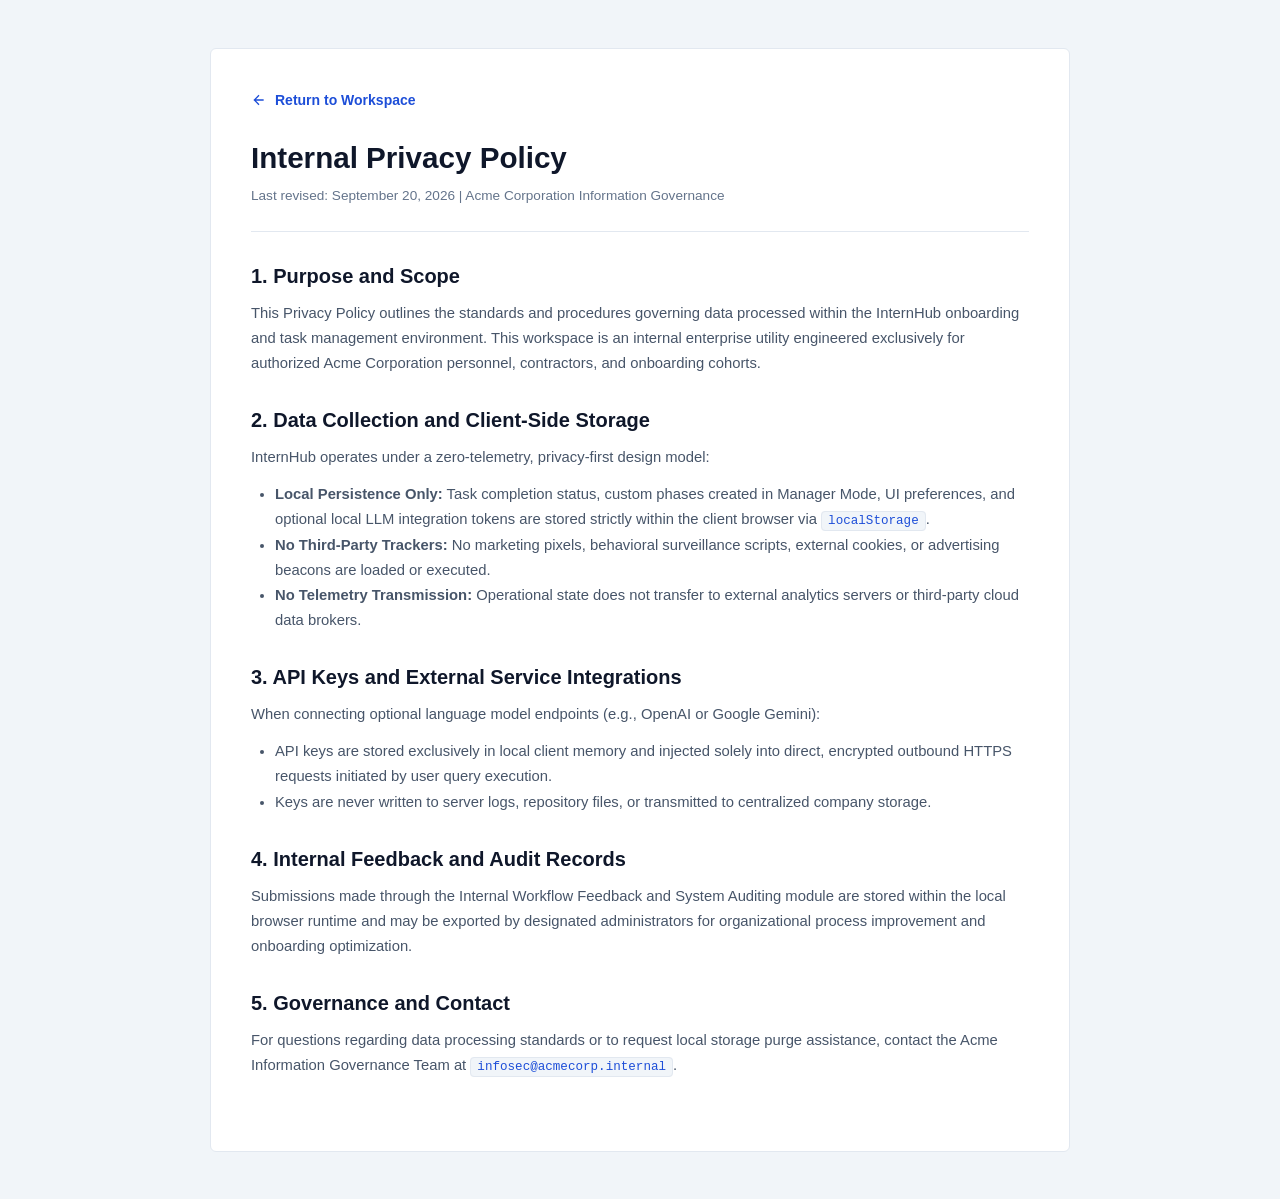
<file: privacy.html>
<!DOCTYPE html>
<html lang="en">
<head>
  <meta charset="UTF-8">
  <meta name="viewport" content="width=device-width, initial-scale=1.0">
  <title>Privacy Policy - InternHub Enterprise</title>
  <link rel="icon" type="image/svg+xml" href="favicon.svg">
  <link rel="stylesheet" href="styles.css">
  <style>
    .legal-container {
      max-width: 860px;
      margin: 3rem auto;
      padding: 2.5rem;
      background: var(--bg-surface);
      border: 1px solid var(--border-subtle);
      border-radius: var(--radius-md);
    }
    .legal-header {
      border-bottom: 1px solid var(--border-subtle);
      padding-bottom: 1.5rem;
      margin-bottom: 2rem;
    }
    .legal-header h1 {
      font-size: 1.85rem;
      color: var(--text-primary);
      margin-bottom: 0.5rem;
    }
    .legal-meta {
      font-size: 0.85rem;
      color: var(--text-muted);
    }
    .legal-section {
      margin-bottom: 2rem;
    }
    .legal-section h2 {
      font-size: 1.25rem;
      color: var(--text-primary);
      margin-bottom: 0.75rem;
    }
    .legal-section p, .legal-section ul {
      font-size: 0.925rem;
      line-height: 1.7;
      color: var(--text-secondary);
      margin-bottom: 0.75rem;
    }
    .legal-section ul {
      padding-left: 1.5rem;
    }
    .legal-back-nav {
      margin-bottom: 1.5rem;
    }
    .legal-back-btn {
      display: inline-flex;
      align-items: center;
      gap: 0.5rem;
      color: var(--brand-primary);
      text-decoration: none;
      font-weight: 600;
      font-size: 0.875rem;
    }
    .legal-back-btn:hover {
      text-decoration: underline;
    }
  </style>
</head>
<body class="theme-light">
  <div class="legal-container">
    <div class="legal-back-nav">
      <a href="index.html" class="legal-back-btn">
        <svg width="16" height="16" viewBox="0 0 24 24" fill="none" stroke="currentColor" stroke-width="2"><path d="M19 12H5M12 19l-7-7 7-7"/></svg>
        Return to Workspace
      </a>
    </div>

    <header class="legal-header">
      <h1>Internal Privacy Policy</h1>
      <div class="legal-meta">Last revised: September 20, 2026 | Acme Corporation Information Governance</div>
    </header>

    <div class="legal-section">
      <h2>1. Purpose and Scope</h2>
      <p>This Privacy Policy outlines the standards and procedures governing data processed within the InternHub onboarding and task management environment. This workspace is an internal enterprise utility engineered exclusively for authorized Acme Corporation personnel, contractors, and onboarding cohorts.</p>
    </div>

    <div class="legal-section">
      <h2>2. Data Collection and Client-Side Storage</h2>
      <p>InternHub operates under a zero-telemetry, privacy-first design model:</p>
      <ul>
        <li><strong>Local Persistence Only:</strong> Task completion status, custom phases created in Manager Mode, UI preferences, and optional local LLM integration tokens are stored strictly within the client browser via <code>localStorage</code>.</li>
        <li><strong>No Third-Party Trackers:</strong> No marketing pixels, behavioral surveillance scripts, external cookies, or advertising beacons are loaded or executed.</li>
        <li><strong>No Telemetry Transmission:</strong> Operational state does not transfer to external analytics servers or third-party cloud data brokers.</li>
      </ul>
    </div>

    <div class="legal-section">
      <h2>3. API Keys and External Service Integrations</h2>
      <p>When connecting optional language model endpoints (e.g., OpenAI or Google Gemini):</p>
      <ul>
        <li>API keys are stored exclusively in local client memory and injected solely into direct, encrypted outbound HTTPS requests initiated by user query execution.</li>
        <li>Keys are never written to server logs, repository files, or transmitted to centralized company storage.</li>
      </ul>
    </div>

    <div class="legal-section">
      <h2>4. Internal Feedback and Audit Records</h2>
      <p>Submissions made through the Internal Workflow Feedback and System Auditing module are stored within the local browser runtime and may be exported by designated administrators for organizational process improvement and onboarding optimization.</p>
    </div>

    <div class="legal-section">
      <h2>5. Governance and Contact</h2>
      <p>For questions regarding data processing standards or to request local storage purge assistance, contact the Acme Information Governance Team at <code>infosec@acmecorp.internal</code>.</p>
    </div>
  </div>
</body>
</html>
</file>
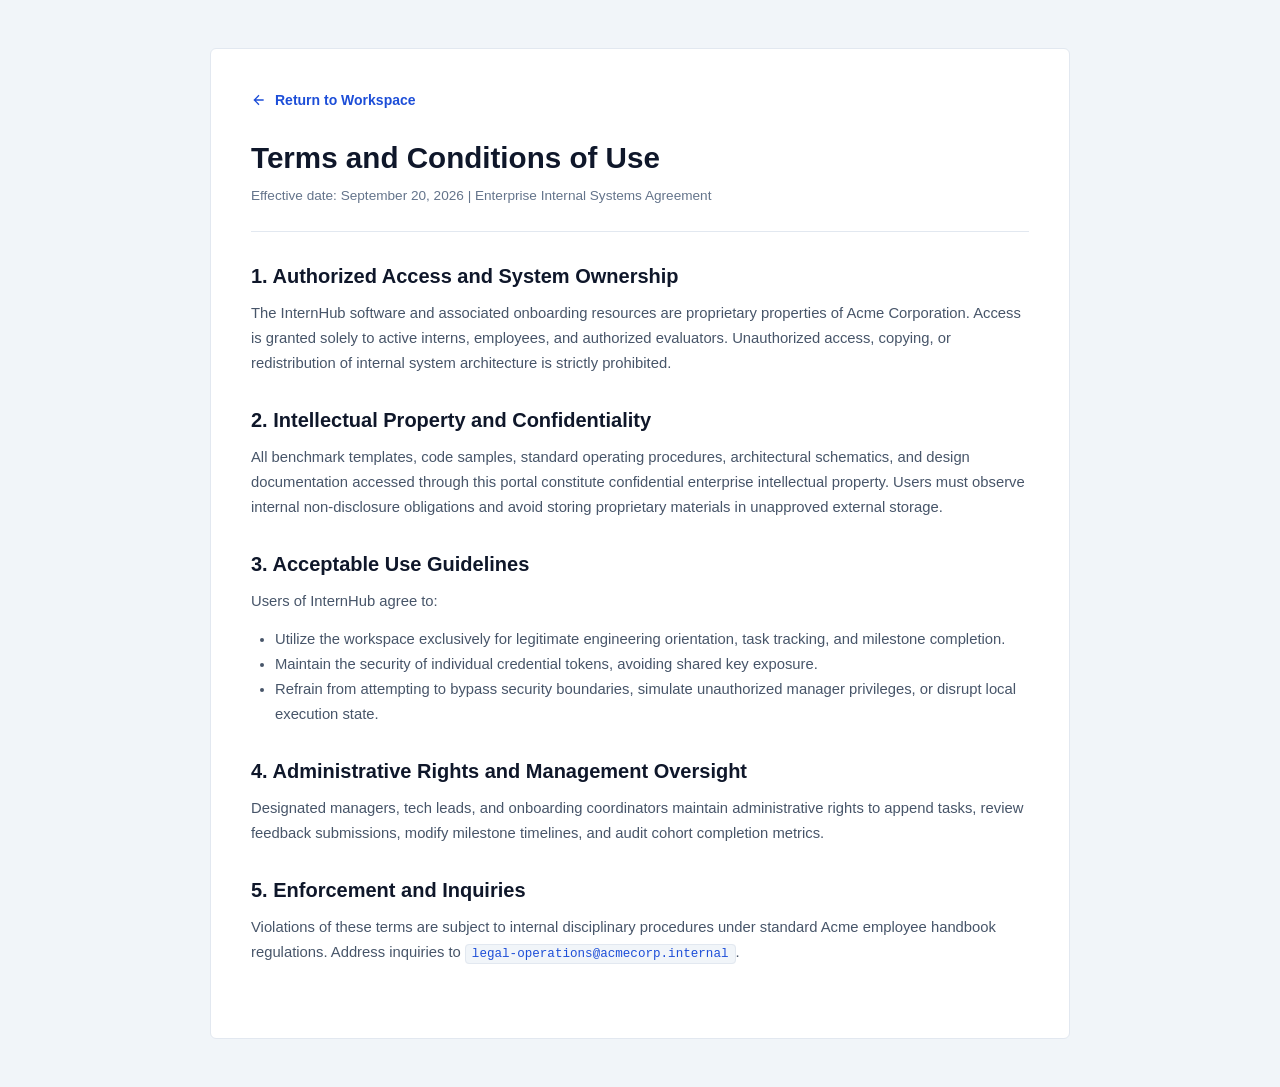
<file: terms.html>
<!DOCTYPE html>
<html lang="en">
<head>
  <meta charset="UTF-8">
  <meta name="viewport" content="width=device-width, initial-scale=1.0">
  <title>Terms and Conditions - InternHub Enterprise</title>
  <link rel="icon" type="image/svg+xml" href="favicon.svg">
  <link rel="stylesheet" href="styles.css">
  <style>
    .legal-container {
      max-width: 860px;
      margin: 3rem auto;
      padding: 2.5rem;
      background: var(--bg-surface);
      border: 1px solid var(--border-subtle);
      border-radius: var(--radius-md);
    }
    .legal-header {
      border-bottom: 1px solid var(--border-subtle);
      padding-bottom: 1.5rem;
      margin-bottom: 2rem;
    }
    .legal-header h1 {
      font-size: 1.85rem;
      color: var(--text-primary);
      margin-bottom: 0.5rem;
    }
    .legal-meta {
      font-size: 0.85rem;
      color: var(--text-muted);
    }
    .legal-section {
      margin-bottom: 2rem;
    }
    .legal-section h2 {
      font-size: 1.25rem;
      color: var(--text-primary);
      margin-bottom: 0.75rem;
    }
    .legal-section p, .legal-section ul {
      font-size: 0.925rem;
      line-height: 1.7;
      color: var(--text-secondary);
      margin-bottom: 0.75rem;
    }
    .legal-section ul {
      padding-left: 1.5rem;
    }
    .legal-back-nav {
      margin-bottom: 1.5rem;
    }
    .legal-back-btn {
      display: inline-flex;
      align-items: center;
      gap: 0.5rem;
      color: var(--brand-primary);
      text-decoration: none;
      font-weight: 600;
      font-size: 0.875rem;
    }
    .legal-back-btn:hover {
      text-decoration: underline;
    }
  </style>
</head>
<body class="theme-light">
  <div class="legal-container">
    <div class="legal-back-nav">
      <a href="index.html" class="legal-back-btn">
        <svg width="16" height="16" viewBox="0 0 24 24" fill="none" stroke="currentColor" stroke-width="2"><path d="M19 12H5M12 19l-7-7 7-7"/></svg>
        Return to Workspace
      </a>
    </div>

    <header class="legal-header">
      <h1>Terms and Conditions of Use</h1>
      <div class="legal-meta">Effective date: September 20, 2026 | Enterprise Internal Systems Agreement</div>
    </header>

    <div class="legal-section">
      <h2>1. Authorized Access and System Ownership</h2>
      <p>The InternHub software and associated onboarding resources are proprietary properties of Acme Corporation. Access is granted solely to active interns, employees, and authorized evaluators. Unauthorized access, copying, or redistribution of internal system architecture is strictly prohibited.</p>
    </div>

    <div class="legal-section">
      <h2>2. Intellectual Property and Confidentiality</h2>
      <p>All benchmark templates, code samples, standard operating procedures, architectural schematics, and design documentation accessed through this portal constitute confidential enterprise intellectual property. Users must observe internal non-disclosure obligations and avoid storing proprietary materials in unapproved external storage.</p>
    </div>

    <div class="legal-section">
      <h2>3. Acceptable Use Guidelines</h2>
      <p>Users of InternHub agree to:</p>
      <ul>
        <li>Utilize the workspace exclusively for legitimate engineering orientation, task tracking, and milestone completion.</li>
        <li>Maintain the security of individual credential tokens, avoiding shared key exposure.</li>
        <li>Refrain from attempting to bypass security boundaries, simulate unauthorized manager privileges, or disrupt local execution state.</li>
      </ul>
    </div>

    <div class="legal-section">
      <h2>4. Administrative Rights and Management Oversight</h2>
      <p>Designated managers, tech leads, and onboarding coordinators maintain administrative rights to append tasks, review feedback submissions, modify milestone timelines, and audit cohort completion metrics.</p>
    </div>

    <div class="legal-section">
      <h2>5. Enforcement and Inquiries</h2>
      <p>Violations of these terms are subject to internal disciplinary procedures under standard Acme employee handbook regulations. Address inquiries to <code>legal-operations@acmecorp.internal</code>.</p>
    </div>
  </div>
</body>
</html>
</file>
<file: styles.css>
/* ==========================================================
   INTERNHUB - MODERN SIDEBAR & WORKSPACE STYLESHEET
   Clean, modern, example-driven workspace with Manager Mode
   and Usability Test Feedback Collector
   ========================================================== */

:root {
  /* Theme Colors - Light Mode */
  --bg-app: #f1f5f9;
  --bg-sidebar: #ffffff;
  --bg-surface: #ffffff;
  --bg-surface-elevated: #ffffff;
  --bg-card: rgba(255, 255, 255, 0.94);
  --bg-glass: rgba(255, 255, 255, 0.85);
  
  --text-primary: #0f172a;
  --text-secondary: #475569;
  --text-muted: #64748b;
  --text-inverse: #ffffff;

  --border-subtle: #e2e8f0;
  --border-focus: #2563eb;

  /* Brand Accents */
  --brand-primary: #1d4ed8;
  --brand-primary-hover: #1e40af;
  --brand-light: #eff6ff;
  --brand-glow: transparent;

  --accent-slate: #334155;
  --accent-emerald: #10b981;
  --accent-emerald-light: #d1fae5;
  --accent-amber: #f59e0b;
  --accent-amber-light: #fef3c7;
  --accent-rose: #f43f5e;

  /* Shadows */
  --shadow-sm: 0 1px 2px 0 rgba(0, 0, 0, 0.05);
  --shadow-md: 0 4px 6px -1px rgba(0, 0, 0, 0.07), 0 2px 4px -2px rgba(0, 0, 0, 0.05);
  --shadow-lg: 0 10px 15px -3px rgba(0, 0, 0, 0.08), 0 4px 6px -4px rgba(0, 0, 0, 0.04);
  --shadow-xl: 0 20px 25px -5px rgba(0, 0, 0, 0.1), 0 8px 10px -6px rgba(0, 0, 0, 0.04);

  /* Typography */
  --font-sans: 'Plus Jakarta Sans', -apple-system, BlinkMacSystemFont, sans-serif;
  --font-heading: 'Outfit', -apple-system, BlinkMacSystemFont, sans-serif;
  --font-mono: 'JetBrains Mono', monospace;

  --radius-sm: 4px;
  --radius-md: 6px;
  --radius-lg: 8px;
  --radius-full: 6px;
  
  --transition-fast: 0.15s ease;
  --transition-normal: 0.25s cubic-bezier(0.16, 1, 0.3, 1);
}

/* Dark Mode Overrides */
body.theme-dark {
  --bg-app: #090d16;
  --bg-sidebar: #0f172a;
  --bg-surface: #111827;
  --bg-surface-elevated: #1e293b;
  --bg-card: rgba(17, 24, 39, 0.92);
  --bg-glass: rgba(17, 24, 39, 0.85);

  --text-primary: #f8fafc;
  --text-secondary: #cbd5e1;
  --text-muted: #94a3b8;

  --border-subtle: #1e293b;
  --border-focus: #2563eb;

  --brand-primary: #2563eb;
  --brand-primary-hover: #1d4ed8;
  --brand-light: rgba(37, 99, 235, 0.15);
  --brand-glow: transparent;

  --accent-emerald-light: rgba(16, 185, 129, 0.15);
  --accent-amber-light: rgba(245, 158, 11, 0.15);

  --shadow-sm: 0 1px 2px 0 rgba(0, 0, 0, 0.3);
  --shadow-md: 0 4px 6px -1px rgba(0, 0, 0, 0.4);
  --shadow-lg: 0 10px 15px -3px rgba(0, 0, 0, 0.5);
  --shadow-xl: 0 20px 25px -5px rgba(0, 0, 0, 0.6);
}

/* Base Resets */
*, *::before, *::after {
  box-sizing: border-box;
  margin: 0;
  padding: 0;
}

html {
  scroll-behavior: smooth;
}

body {
  font-family: var(--font-sans);
  background-color: var(--bg-app);
  color: var(--text-primary);
  line-height: 1.6;
  -webkit-font-smoothing: antialiased;
  min-height: 100vh;
}

h1, h2, h3, h4, h5, h6 {
  font-family: var(--font-heading);
  color: var(--text-primary);
  line-height: 1.25;
  font-weight: 700;
}

p {
  color: var(--text-secondary);
}

code {
  font-family: var(--font-mono);
  background: var(--bg-app);
  border: 1px solid var(--border-subtle);
  padding: 2px 6px;
  border-radius: var(--radius-sm);
  font-size: 0.85em;
  color: var(--brand-primary);
}

button, input, select, textarea {
  font-family: inherit;
}

/* ==========================================================
   APP SHELL: SIDEBAR + MAIN WORKSPACE
   ========================================================== */
.app-shell {
  display: flex;
  min-height: 100vh;
}

/* SIDEBAR */
.app-sidebar {
  width: 280px;
  background: var(--bg-sidebar);
  border-right: 1px solid var(--border-subtle);
  display: flex;
  flex-direction: column;
  position: sticky;
  top: 0;
  height: 100vh;
  z-index: 50;
  flex-shrink: 0;
}

.sidebar-header {
  padding: 1.5rem 1.25rem 1.25rem;
  border-bottom: 1px solid var(--border-subtle);
}

.logo-group {
  display: flex;
  align-items: center;
  gap: 0.75rem;
  margin-bottom: 1.25rem;
}

.logo-icon {
  width: 36px;
  height: 36px;
  border-radius: var(--radius-md);
  background: #0f172a; border: 1px solid #334155;
  color: white;
  display: flex;
  align-items: center;
  justify-content: center;
  box-shadow: var(--shadow-sm);
}

.logo-title {
  font-family: var(--font-heading);
  font-weight: 800;
  font-size: 1.15rem;
  letter-spacing: -0.02em;
}

.logo-highlight {
  color: var(--brand-primary);
}

.logo-subtitle {
  display: block;
  font-size: 0.725rem;
  color: var(--text-muted);
  font-weight: 500;
}

.user-role-badge {
  display: flex;
  align-items: center;
  gap: 0.75rem;
  background: var(--bg-app);
  padding: 0.65rem 0.85rem;
  border-radius: var(--radius-md);
  border: 1px solid var(--border-subtle);
}

.user-avatar-mini {
  width: 32px;
  height: 32px;
  border-radius: var(--radius-full);
  background: #0f172a; border: 1px solid #334155;
  color: white;
  display: flex;
  align-items: center;
  justify-content: center;
  font-weight: 800;
  font-size: 0.85rem;
}

.user-meta-mini {
  display: flex;
  flex-direction: column;
}

.user-name-mini {
  font-size: 0.85rem;
  font-weight: 700;
}

.user-pos-mini {
  font-size: 0.725rem;
  color: var(--text-muted);
}

/* Sidebar Navigation */
.sidebar-nav {
  padding: 1.25rem 0.85rem;
  display: flex;
  flex-direction: column;
  gap: 0.35rem;
  flex: 1;
  overflow-y: auto;
}

.nav-section-label {
  font-size: 0.68rem;
  font-weight: 800;
  text-transform: uppercase;
  letter-spacing: 0.08em;
  color: var(--text-muted);
  padding: 0.25rem 0.65rem 0.4rem;
}

.side-nav-btn {
  display: flex;
  align-items: center;
  gap: 0.75rem;
  width: 100%;
  padding: 0.65rem 0.85rem;
  border-radius: var(--radius-md);
  border: none;
  background: transparent;
  color: var(--text-secondary);
  font-size: 0.85rem;
  font-weight: 600;
  cursor: pointer;
  text-align: left;
  transition: all var(--transition-fast);
}

.side-nav-btn:hover {
  background: var(--bg-app);
  color: var(--text-primary);
}

.side-nav-btn.active {
  background: var(--brand-primary);
  color: white;
  box-shadow: 0 2px 6px var(--brand-glow);
}

.side-icon {
  font-size: 1.1rem;
}

.side-badge {
  margin-left: auto;
  font-size: 0.7rem;
  font-weight: 700;
  background: var(--bg-app);
  color: var(--text-muted);
  padding: 1px 6px;
  border-radius: var(--radius-full);
}

.side-nav-btn.active .side-badge {
  background: rgba(255, 255, 255, 0.25);
  color: white;
}

.side-pill {
  margin-left: auto;
  font-size: 0.65rem;
  font-weight: 800;
  text-transform: uppercase;
  background: var(--accent-emerald-light);
  color: #065f46;
  padding: 1px 6px;
  border-radius: var(--radius-full);
}

/* Sidebar Progress Widget */
.sidebar-progress-widget {
  margin: 0 0.85rem 1rem;
  background: var(--bg-app);
  border: 1px solid var(--border-subtle);
  border-radius: var(--radius-md);
  padding: 0.85rem;
}

.sp-header {
  display: flex;
  justify-content: space-between;
  font-size: 0.75rem;
  font-weight: 700;
  margin-bottom: 0.35rem;
}

.sp-track {
  height: 6px;
  background: var(--border-subtle);
  border-radius: var(--radius-full);
  overflow: hidden;
  margin-bottom: 0.35rem;
}

.sp-fill {
  height: 100%;
  background: var(--brand-primary);
  border-radius: var(--radius-full);
  transition: width 0.3s ease;
}

.sp-meta {
  font-size: 0.7rem;
  color: var(--text-muted);
}

/* Sidebar Footer */
.sidebar-footer {
  padding: 1rem 0.85rem;
  border-top: 1px solid var(--border-subtle);
  display: flex;
  flex-direction: column;
  gap: 0.75rem;
}

.mode-switch-box {
  background: var(--bg-app);
  border: 1px solid var(--border-subtle);
  border-radius: var(--radius-md);
  padding: 0.65rem 0.85rem;
}

.mode-labels {
  display: flex;
  justify-content: space-between;
  align-items: center;
  margin-bottom: 0.4rem;
}

.mode-title {
  font-size: 0.7rem;
  font-weight: 800;
  text-transform: uppercase;
  color: var(--text-muted);
}

.mode-indicator {
  font-size: 0.75rem;
  font-weight: 700;
  color: var(--brand-primary);
}

.mode-toggle-btn {
  width: 100%;
  display: flex;
  align-items: center;
  justify-content: center;
  gap: 0.4rem;
  padding: 0.4rem 0.75rem;
  border-radius: var(--radius-sm);
  background: var(--bg-surface);
  border: 1px solid var(--border-subtle);
  color: var(--text-primary);
  font-size: 0.75rem;
  font-weight: 700;
  cursor: pointer;
  transition: all var(--transition-fast);
}

.mode-toggle-btn:hover {
  border-color: var(--brand-primary);
  color: var(--brand-primary);
}

.sidebar-utility-row {
  display: flex;
  align-items: center;
  justify-content: space-between;
}

.icon-btn-sm {
  width: 30px;
  height: 30px;
  border-radius: var(--radius-md);
  border: 1px solid var(--border-subtle);
  background: var(--bg-surface);
  color: var(--text-secondary);
  display: flex;
  align-items: center;
  justify-content: center;
  cursor: pointer;
}

.text-link-btn {
  background: transparent;
  border: none;
  font-size: 0.75rem;
  font-weight: 600;
  color: var(--brand-primary);
  cursor: pointer;
}

.text-link-btn:hover {
  text-decoration: underline;
}

/* ==========================================================
   MAIN CONTENT VIEWPORT
   ========================================================== */
.app-main-viewport {
  flex: 1;
  display: flex;
  flex-direction: column;
  min-width: 0;
}

/* Manager Admin Bar */
.manager-admin-bar {
  background: #fffbeb; border: 1px solid #fde68a;
  border-bottom: 1px solid #fde68a;
  padding: 0.75rem 1.75rem;
  display: flex;
  align-items: center;
  justify-content: space-between;
  gap: 1rem;
  flex-wrap: wrap;
}

body.theme-dark .manager-admin-bar {
  background: #1c1917; border: 1px solid #44403c;
  border-color: #92400e;
}

.m-badge {
  font-size: 0.75rem;
  font-weight: 800;
  color: #92400e;
  background: #fef3c7;
  padding: 2px 8px;
  border-radius: var(--radius-full);
  margin-right: 0.5rem;
}

body.theme-dark .m-badge {
  color: #fef3c7;
  background: rgba(0, 0, 0, 0.4);
}

.m-subtext {
  font-size: 0.8rem;
  color: #78350f;
}

body.theme-dark .m-subtext {
  color: #fde68a;
}

.m-bar-actions {
  display: flex;
  gap: 0.5rem;
  flex-wrap: wrap;
}

.btn-manager-action {
  padding: 0.35rem 0.85rem;
  border-radius: var(--radius-md);
  background: #92400e;
  color: white;
  border: none;
  font-size: 0.75rem;
  font-weight: 700;
  cursor: pointer;
  transition: all var(--transition-fast);
}

.btn-manager-action:hover {
  background: #78350f;
}

.btn-manager-action.btn-gold {
  background: var(--brand-primary);
}

.btn-manager-action.btn-gold:hover {
  background: var(--brand-primary-hover);
}

/* Top Workspace Bar & Give Feedback Button */
.workspace-top-bar {
  padding: 1.25rem 2rem;
  display: flex;
  align-items: center;
  justify-content: space-between;
  gap: 1rem;
  border-bottom: 1px solid var(--border-subtle);
  background: var(--bg-surface);
  flex-wrap: wrap;
}

.page-title {
  font-size: 1.6rem;
  letter-spacing: -0.02em;
}

.page-subtitle {
  font-size: 0.85rem;
  color: var(--text-muted);
}

.top-bar-right-group {
  display: flex;
  align-items: center;
  gap: 0.85rem;
}

.feedback-cta-btn {
  display: inline-flex;
  align-items: center;
  gap: 0.5rem;
  background: #0f172a;
  color: white;
  border: none;
  padding: 0.55rem 1.15rem;
  border-radius: var(--radius-full);
  font-size: 0.825rem;
  font-weight: 700;
  cursor: pointer;
  box-shadow: 0 2px 8px rgba(16, 185, 129, 0.35);
  transition: all var(--transition-fast);
  position: relative;
}

.feedback-cta-btn:hover {
  transform: translateY(-1px);
  box-shadow: 0 4px 14px rgba(16, 185, 129, 0.45);
}





.quick-status-chip {
  display: flex;
  align-items: center;
  gap: 0.5rem;
  font-size: 0.8rem;
  font-weight: 700;
  color: var(--brand-primary);
  background: var(--brand-light);
  padding: 4px 12px;
  border-radius: var(--radius-full);
}

.status-pulse-dot {
  width: 8px;
  height: 8px;
  border-radius: var(--radius-full);
  background: #10b981;
  border: 1px solid #10b981;
}

/* Content Container */
.content-sections-container {
  padding: 2rem;
  display: flex;
  flex-direction: column;
  gap: 2rem;
  max-width: 1280px;
  width: 100%;
}

/* Workspace Cards */
.workspace-card {
  background: var(--bg-surface);
  border: 1px solid var(--border-subtle);
  border-radius: var(--radius-lg);
  padding: 1.75rem;
  box-shadow: var(--shadow-sm);
  transition: box-shadow var(--transition-fast), border-color var(--transition-fast);
}

.workspace-card:hover {
  box-shadow: var(--shadow-md);
}

.workspace-card.highlight-border {
  border-top: 4px solid var(--accent-emerald);
}

.card-head-row {
  display: flex;
  justify-content: space-between;
  align-items: flex-start;
  margin-bottom: 1.25rem;
  gap: 1rem;
  flex-wrap: wrap;
}

.card-badge-line {
  display: flex;
  align-items: center;
  gap: 0.5rem;
  margin-bottom: 0.35rem;
}

.feature-tag {
  font-size: 0.7rem;
  font-weight: 800;
  text-transform: uppercase;
  letter-spacing: 0.05em;
  color: var(--brand-primary);
  background: var(--brand-light);
  padding: 2px 8px;
  border-radius: var(--radius-full);
}

.feature-tag.tag-green {
  color: #065f46;
  background: var(--accent-emerald-light);
}

.feature-tag.tag-ai {
  color: var(--brand-primary);
  background: var(--brand-light);
}

.feature-tag-light {
  font-size: 0.75rem;
  color: var(--text-muted);
}

.section-title {
  font-size: 1.35rem;
  margin-bottom: 0.25rem;
}

.section-desc {
  font-size: 0.85rem;
  color: var(--text-muted);
}

.head-controls-group {
  display: flex;
  align-items: center;
  gap: 0.65rem;
  flex-wrap: wrap;
}

.btn-creator-inline {
  padding: 0.4rem 0.85rem;
  font-size: 0.75rem;
  font-weight: 700;
  border-radius: var(--radius-md);
  background: #92400e;
  color: white;
  border: none;
  cursor: pointer;
  transition: all var(--transition-fast);
  display: inline-flex;
  align-items: center;
  gap: 0.35rem;
}

.btn-creator-inline:hover {
  background: #78350f;
  transform: translateY(-1px);
}

/* ==========================================================
   FEATURE 1: CHECKLIST
   ========================================================== */
.phase-selector {
  display: flex;
  gap: 0.3rem;
  background: var(--bg-app);
  border: 1px solid var(--border-subtle);
  border-radius: var(--radius-full);
  padding: 3px;
  flex-wrap: wrap;
}

.phase-btn {
  padding: 0.4rem 0.85rem;
  font-size: 0.775rem;
  font-weight: 600;
  background: transparent;
  border: none;
  border-radius: var(--radius-full);
  color: var(--text-secondary);
  cursor: pointer;
  transition: all var(--transition-fast);
}

.phase-btn.active {
  background: var(--brand-primary);
  color: white;
}

.checklist-progress-box {
  margin-bottom: 1.25rem;
}

.c-prog-labels {
  display: flex;
  justify-content: space-between;
  font-size: 0.8rem;
  font-weight: 700;
  margin-bottom: 0.35rem;
}

.c-prog-track {
  height: 9px;
  background: var(--border-subtle);
  border-radius: var(--radius-full);
  overflow: hidden;
}

.c-prog-fill {
  height: 100%;
  background: var(--brand-primary);
  border-radius: var(--radius-full);
  transition: width 0.4s cubic-bezier(0.34, 1.56, 0.64, 1);
}

.tasks-group {
  display: flex;
  flex-direction: column;
  gap: 0.75rem;
}

.task-row {
  display: flex;
  align-items: center;
  gap: 0.85rem;
  padding: 0.9rem 1.15rem;
  background: var(--bg-app);
  border: 1px solid var(--border-subtle);
  border-radius: var(--radius-md);
  cursor: pointer;
  transition: all var(--transition-fast);
}

.task-row:hover {
  background: var(--bg-surface);
  border-color: var(--brand-primary);
}

.task-checkbox {
  width: 20px;
  height: 20px;
  accent-color: var(--brand-primary);
  cursor: pointer;
}

.task-info-block {
  flex: 1;
  display: flex;
  flex-direction: column;
}

.task-title-text {
  font-size: 0.9rem;
  font-weight: 600;
  color: var(--text-primary);
}

.task-row.completed .task-title-text {
  text-decoration: line-through;
  color: var(--text-muted);
}

.task-meta-text {
  font-size: 0.75rem;
  color: var(--text-muted);
  display: flex;
  gap: 0.75rem;
}

.tag-owner {
  font-weight: 600;
  padding: 1px 6px;
  border-radius: var(--radius-sm);
}

.tag-it { background: #e0f2fe; color: #0369a1; }
.tag-lead { background: #fef3c7; color: #92400e; }
.tag-mentor { background: #f1f5f9; color: #6d28d9; }

.task-badge-state {
  font-size: 0.7rem;
  font-weight: 700;
  background: var(--border-subtle);
  color: var(--text-muted);
  padding: 2px 8px;
  border-radius: var(--radius-full);
}

.task-row.completed .task-badge-state {
  background: var(--accent-emerald-light);
  color: #065f46;
}

.locked-callout {
  background: #fef3c7;
  color: #92400e;
  padding: 0.75rem 1rem;
  border-radius: var(--radius-md);
  font-size: 0.825rem;
  margin-bottom: 0.5rem;
}

.task-row.disabled {
  opacity: 0.6;
  cursor: not-allowed;
}

/* ==========================================================
   FEATURE 2: COMPLETED WORK LIBRARY
   ========================================================== */
.example-pills {
  display: flex;
  gap: 0.4rem;
  flex-wrap: wrap;
}

.ex-pill {
  padding: 0.4rem 0.85rem;
  font-size: 0.775rem;
  font-weight: 600;
  background: var(--bg-app);
  border: 1px solid var(--border-subtle);
  border-radius: var(--radius-full);
  color: var(--text-secondary);
  cursor: pointer;
  transition: all var(--transition-fast);
}

.ex-pill:hover {
  border-color: var(--accent-emerald);
  color: var(--text-primary);
}

.ex-pill.active {
  background: var(--accent-emerald);
  color: white;
  border-color: var(--accent-emerald);
}

.benchmark-panel {
  background: var(--bg-app);
  border: 1px solid var(--border-subtle);
  border-radius: var(--radius-md);
  padding: 1.35rem;
}

.bm-panel-header {
  display: flex;
  justify-content: space-between;
  align-items: flex-start;
  margin-bottom: 1rem;
  gap: 1rem;
  flex-wrap: wrap;
}

.bm-sample-name {
  font-size: 1.1rem;
  margin-bottom: 0.25rem;
}

.bm-verified-tag {
  font-size: 0.7rem;
  font-weight: 700;
  color: #065f46;
  background: var(--accent-emerald-light);
  padding: 2px 8px;
  border-radius: var(--radius-full);
  display: inline-block;
}

.bm-lead-sign {
  font-size: 0.8rem;
  color: var(--text-muted);
}

.bm-details-box {
  background: var(--bg-surface);
  border: 1px solid var(--border-subtle);
  border-radius: var(--radius-md);
  padding: 1rem 1.25rem;
  margin-bottom: 1.25rem;
}

.bm-detail-row {
  font-size: 0.85rem;
  margin-bottom: 0.65rem;
  line-height: 1.45;
}

.bmd-label {
  font-weight: 700;
  color: var(--text-primary);
  margin-right: 0.4rem;
}

.bm-tip-bubble {
  font-size: 0.825rem;
  background: #fef3c7;
  color: #92400e;
  padding: 0.75rem 1rem;
  border-radius: var(--radius-sm);
  margin-top: 0.75rem;
  line-height: 1.45;
}

.bm-action-row {
  display: flex;
  gap: 0.75rem;
  flex-wrap: wrap;
}

.primary-btn {
  display: inline-flex;
  align-items: center;
  justify-content: center;
  gap: 0.5rem;
  padding: 0.6rem 1.15rem;
  border-radius: var(--radius-md);
  background: var(--brand-primary);
  color: white;
  border: none;
  font-weight: 600;
  font-size: 0.85rem;
  cursor: pointer;
  box-shadow: 0 3px 8px var(--brand-glow);
  transition: all var(--transition-normal);
}

.primary-btn:hover {
  transform: translateY(-1px);
  box-shadow: 0 5px 14px var(--brand-glow);
  filter: brightness(1.05);
}

.secondary-btn {
  display: inline-flex;
  align-items: center;
  justify-content: center;
  gap: 0.5rem;
  padding: 0.55rem 1rem;
  border-radius: var(--radius-md);
  background: var(--bg-surface);
  color: var(--text-primary);
  border: 1px solid var(--border-subtle);
  font-weight: 600;
  font-size: 0.825rem;
  cursor: pointer;
  transition: all var(--transition-fast);
}

.secondary-btn:hover {
  border-color: var(--text-muted);
  background: var(--bg-surface-elevated);
}

.btn-sm {
  padding: 0.35rem 0.75rem;
  font-size: 0.75rem;
}

.btn-xs {
  padding: 0.3rem 0.7rem;
  font-size: 0.725rem;
}

/* ==========================================================
   2-COL ROW: CONTACTS + MENTOR SYNCS
   ========================================================== */
.two-col-row {
  display: grid;
  grid-template-columns: 1fr 1fr;
  gap: 1.75rem;
}

/* Contacts */
.contacts-grid {
  display: flex;
  flex-direction: column;
  gap: 0.75rem;
}

.contact-card {
  display: flex;
  align-items: center;
  gap: 0.85rem;
  padding: 0.85rem 1rem;
  background: var(--bg-app);
  border: 1px solid var(--border-subtle);
  border-radius: var(--radius-md);
  transition: all var(--transition-fast);
}

.contact-card:hover {
  border-color: var(--brand-primary);
  background: var(--bg-surface);
}

.contact-card.mentor-glow {
  border-left: 4px solid #475569;
  background: rgba(139, 92, 246, 0.04);
}

.c-av {
  width: 40px;
  height: 40px;
  border-radius: var(--radius-full);
  color: white;
  display: flex;
  align-items: center;
  justify-content: center;
  font-weight: 800;
  font-size: 0.95rem;
  flex-shrink: 0;
}

.av-sarah { background: #d97706; }
.av-rohan { background: #0284c7; }
.av-jordan { background: #475569; }
.av-priya { background: #0f766e; }
.av-custom { background: #0f172a; }

.c-info {
  flex: 1;
}

.c-name {
  font-size: 0.9rem;
  font-weight: 700;
  display: flex;
  align-items: center;
  gap: 0.4rem;
}

.mentor-badge-pill {
  font-size: 0.65rem;
  font-weight: 800;
  background: #f1f5f9;
  color: #6d28d9;
  padding: 1px 6px;
  border-radius: var(--radius-full);
}

.c-role {
  font-size: 0.75rem;
  color: var(--text-muted);
  margin-bottom: 0.2rem;
}

.c-duty {
  font-size: 0.75rem;
  color: var(--text-secondary);
}

.text-slate-accent {
  color: #6d28d9;
}

.c-ping-btn {
  padding: 0.35rem 0.75rem;
  font-size: 0.75rem;
  font-weight: 700;
  background: var(--bg-surface);
  border: 1px solid var(--border-subtle);
  border-radius: var(--radius-sm);
  color: var(--text-secondary);
  cursor: pointer;
}

.c-ping-btn:hover {
  border-color: var(--brand-primary);
  color: var(--brand-primary);
}

/* Mentor Syncs */
.syncs-timeline {
  display: flex;
  flex-direction: column;
  gap: 0.75rem;
}

.sync-card {
  background: var(--bg-app);
  border: 1px solid var(--border-subtle);
  border-radius: var(--radius-md);
  padding: 0.9rem 1.1rem;
}

.sync-card.active-sync {
  border-left: 4px solid var(--accent-emerald);
  background: rgba(16, 185, 129, 0.04);
}

.sync-top {
  display: flex;
  justify-content: space-between;
  align-items: center;
  margin-bottom: 0.35rem;
}

.sync-time-badge {
  font-size: 0.725rem;
  font-weight: 700;
  color: var(--text-muted);
}

.sync-time-badge.active {
  color: #065f46;
  background: var(--accent-emerald-light);
  padding: 2px 7px;
  border-radius: var(--radius-full);
}

.sync-owner-prompt {
  font-size: 0.7rem;
  font-weight: 700;
  color: var(--brand-primary);
}

.sync-title {
  font-size: 0.95rem;
  margin-bottom: 0.25rem;
}

.sync-desc {
  font-size: 0.785rem;
  color: var(--text-secondary);
  line-height: 1.4;
  margin-bottom: 0.5rem;
}

/* ==========================================================
   FEATURE 5: AI CHAT ASSISTANT
   ========================================================== */
.assistant-card {
  border-top: 4px solid var(--brand-primary);
}

.assistant-chat-stream {
  background: var(--bg-app);
  border: 1px solid var(--border-subtle);
  border-radius: var(--radius-md);
  padding: 1.15rem;
  height: 320px;
  overflow-y: auto;
  display: flex;
  flex-direction: column;
  gap: 0.75rem;
  margin-bottom: 0.75rem;
  scroll-behavior: smooth;
}

.chat-msg {
  display: flex;
  gap: 0.65rem;
  max-width: 90%;
  font-size: 0.85rem;
  line-height: 1.5;
}

.chat-msg.ai {
  align-self: flex-start;
}

.chat-msg.user {
  align-self: flex-end;
  flex-direction: row-reverse;
}

.msg-avatar {
  width: 28px;
  height: 28px;
  border-radius: var(--radius-full);
  background: var(--brand-light);
  display: flex;
  align-items: center;
  justify-content: center;
  font-size: 0.9rem;
  flex-shrink: 0;
  box-shadow: 0 1px 3px rgba(0, 0, 0, 0.08);
}

.chat-msg.ai .msg-bubble {
  background: var(--bg-surface);
  border: 1px solid var(--border-subtle);
  border-radius: var(--radius-md);
  padding: 0.75rem 1rem;
  color: var(--text-primary);
  box-shadow: var(--shadow-sm);
  word-break: break-word;
}

.chat-msg.ai .msg-bubble p {
  margin: 0 0 0.45rem 0;
}

.chat-msg.ai .msg-bubble p:last-child {
  margin-bottom: 0;
}

.chat-msg.ai .msg-bubble ul,
.chat-msg.ai .msg-bubble ol {
  margin: 0.35rem 0 0.5rem 1.25rem;
  padding: 0;
}

.chat-msg.ai .msg-bubble li {
  margin-bottom: 0.25rem;
}

.chat-msg.ai .msg-bubble strong {
  color: var(--text-primary);
}

.chat-msg.ai .msg-bubble code {
  background: var(--bg-app);
  padding: 2px 5px;
  border-radius: 4px;
  font-family: var(--font-mono);
  font-size: 0.785rem;
  border: 1px solid var(--border-subtle);
}

.chat-msg.ai .msg-bubble pre {
  background: #0f172a;
  color: #f8fafc;
  padding: 0.7rem 0.9rem;
  border-radius: var(--radius-sm);
  overflow-x: auto;
  font-family: var(--font-mono);
  font-size: 0.78rem;
  margin: 0.45rem 0;
}

.chat-msg.ai .msg-bubble pre code {
  background: transparent;
  padding: 0;
  border: none;
  color: inherit;
}

.chat-msg.user .msg-bubble {
  background: var(--brand-primary);
  color: white;
  border-radius: var(--radius-md);
  padding: 0.65rem 0.95rem;
  box-shadow: 0 2px 6px var(--brand-glow);
}

.typing-dots {
  display: inline-flex;
  gap: 4px;
  align-items: center;
  padding: 4px 6px;
}

.typing-dot {
  width: 6px;
  height: 6px;
  border-radius: 50%;
  background: var(--brand-primary);
  animation: typingBounce 1.2s infinite ease-in-out;
}

.typing-dot:nth-child(2) { animation-delay: 0.2s; }
.typing-dot:nth-child(3) { animation-delay: 0.4s; }

@keyframes typingBounce {
  0%, 80%, 100% { transform: scale(0.6); opacity: 0.4; }
  40% { transform: scale(1); opacity: 1; }
}

.assistant-chips-bar {
  display: flex;
  gap: 0.35rem;
  overflow-x: auto;
  padding-bottom: 0.4rem;
  margin-bottom: 0.75rem;
}

.chip-item {
  padding: 3px 8px;
  font-size: 0.725rem;
  font-weight: 600;
  background: var(--bg-app);
  border: 1px solid var(--border-subtle);
  border-radius: var(--radius-full);
  color: var(--text-secondary);
  cursor: pointer;
  white-space: nowrap;
  transition: all var(--transition-fast);
}

.chip-item:hover {
  border-color: var(--brand-primary);
  color: var(--brand-primary);
}

.assistant-form-bar {
  display: flex;
  gap: 0.5rem;
}

.assistant-input-field {
  flex: 1;
  padding: 0.65rem 0.95rem;
  border: 1px solid var(--border-subtle);
  border-radius: var(--radius-md);
  background: var(--bg-app);
  color: var(--text-primary);
  font-size: 0.85rem;
}

.assistant-input-field:focus {
  outline: none;
  border-color: var(--brand-primary);
  box-shadow: 0 0 0 2px var(--brand-glow);
}

.btn-send-assistant {
  padding: 0.65rem 1.15rem;
}

/* ==========================================================
   TESTER FEEDBACK LOG & FORM STYLES
   ========================================================== */
.modal-sub {
  font-size: 0.85rem;
  color: var(--text-secondary);
  margin-bottom: 0.25rem;
}

.text-area {
  resize: vertical;
  min-height: 55px;
}

.feedback-log-top {
  display: flex;
  justify-content: space-between;
  align-items: center;
  margin-bottom: 1rem;
}

.fl-subtitle {
  font-size: 0.85rem;
  color: var(--text-muted);
}

.feedback-cards-container {
  display: flex;
  flex-direction: column;
  gap: 0.85rem;
}

.fb-log-card {
  background: var(--bg-app);
  border: 1px solid var(--border-subtle);
  border-radius: var(--radius-md);
  padding: 1rem;
}

.fb-log-header {
  display: flex;
  justify-content: space-between;
  align-items: center;
  margin-bottom: 0.4rem;
}

.fb-log-name {
  font-weight: 700;
  font-size: 0.9rem;
}

.fb-log-rating {
  font-size: 0.85rem;
  color: #f59e0b;
}

.fb-log-body {
  font-size: 0.825rem;
  color: var(--text-secondary);
  line-height: 1.45;
}

.fb-empty-state {
  text-align: center;
  padding: 2rem 1rem;
  color: var(--text-muted);
  font-size: 0.9rem;
}

/* ==========================================================
   MODALS & FORMS
   ========================================================== */
.modal-backdrop {
  position: fixed;
  inset: 0;
  background: rgba(15, 23, 42, 0.6);
  backdrop-filter: blur(6px);
  z-index: 200;
  display: flex;
  align-items: center;
  justify-content: center;
  padding: 1.5rem;
  animation: fadeIn 0.2s ease;
}

.modal-window {
  background: var(--bg-surface);
  border: 1px solid var(--border-subtle);
  border-radius: var(--radius-lg);
  max-width: 520px;
  width: 100%;
  box-shadow: var(--shadow-xl);
  overflow: hidden;
}

.modal-wide {
  max-width: 680px;
}

.modal-header {
  padding: 1.15rem 1.5rem;
  border-bottom: 1px solid var(--border-subtle);
  display: flex;
  justify-content: space-between;
  align-items: center;
}

.modal-header h3 {
  font-size: 1.15rem;
}

.modal-close {
  background: transparent;
  border: none;
  font-size: 1.5rem;
  color: var(--text-muted);
  cursor: pointer;
}

.modal-body {
  padding: 1.5rem;
  display: flex;
  flex-direction: column;
  gap: 1rem;
  max-height: 70vh;
  overflow-y: auto;
}

.form-field {
  display: flex;
  flex-direction: column;
  gap: 0.35rem;
}

.form-field label {
  font-size: 0.8rem;
  font-weight: 700;
}

.form-control {
  padding: 0.6rem 0.85rem;
  border: 1px solid var(--border-subtle);
  border-radius: var(--radius-md);
  background: var(--bg-app);
  color: var(--text-primary);
  font-size: 0.85rem;
}

.form-control:focus {
  outline: none;
  border-color: var(--brand-primary);
  box-shadow: 0 0 0 2px var(--brand-glow);
}

.modal-footer {
  padding: 1rem 1.5rem;
  border-top: 1px solid var(--border-subtle);
  background: var(--bg-app);
  display: flex;
  justify-content: flex-end;
  gap: 0.75rem;
}

/* Report Summary Box */
.report-box {
  font-size: 0.875rem;
  line-height: 1.5;
}

.report-list {
  padding-left: 1.2rem;
  margin: 1rem 0;
}

.report-list li {
  margin-bottom: 0.5rem;
}

/* Toast */
.toast-container {
  position: fixed;
  bottom: 2rem;
  right: 2rem;
  z-index: 300;
  display: flex;
  flex-direction: column;
  gap: 0.5rem;
}

.toast {
  background: var(--text-primary);
  color: var(--text-inverse);
  padding: 0.85rem 1.25rem;
  border-radius: var(--radius-md);
  font-size: 0.875rem;
  font-weight: 600;
  box-shadow: var(--shadow-lg);
  animation: slideInUp 0.3s ease;
  display: flex;
  align-items: center;
  gap: 0.6rem;
}

@keyframes slideInUp {
  from { opacity: 0; transform: translateY(20px); }
  to { opacity: 1; transform: translateY(0); }
}

@keyframes fadeIn {
  from { opacity: 0; transform: translateY(8px); }
  to { opacity: 1; transform: translateY(0); }
}

.hidden {
  display: none !important;
}

/* ==========================================================
   FEEDBACK CTA & MANAGER CONTROLS STYLING
   ========================================================== */
.feedback-cta-btn {
  display: inline-flex;
  align-items: center;
  gap: 0.5rem;
  padding: 0.5rem 1rem;
  background: #b45309;
  color: #ffffff;
  border: none;
  border-radius: var(--radius-full);
  font-weight: 700;
  font-size: 0.825rem;
  cursor: pointer;
  box-shadow: 0 3px 10px rgba(245, 158, 11, 0.35);
  transition: all var(--transition-fast);
  position: relative;
}

.feedback-cta-btn:hover {
  transform: translateY(-2px);
  box-shadow: 0 5px 15px rgba(245, 158, 11, 0.5);
  filter: brightness(1.08);
}



@keyframes pulseGlow {
  0% { transform: scale(0.95); box-shadow: 0 0 0 0 rgba(255, 255, 255, 0.7); }
  70% { transform: scale(1.15); box-shadow: 0 0 0 6px rgba(255, 255, 255, 0); }
  100% { transform: scale(0.95); box-shadow: 0 0 0 0 rgba(255, 255, 255, 0); }
}

.manager-admin-bar {
  background: #0f172a;
  color: #e0e7ff;
  border-radius: var(--radius-md);
  padding: 0.75rem 1.25rem;
  margin-bottom: 1.25rem;
  display: flex;
  justify-content: space-between;
  align-items: center;
  gap: 1rem;
  flex-wrap: wrap;
  border: 1px solid rgba(165, 180, 252, 0.25);
  box-shadow: 0 4px 12px rgba(0, 0, 0, 0.1);
}

.m-badge {
  font-weight: 700;
  font-size: 0.85rem;
  color: #fbbf24;
  margin-right: 0.5rem;
}

.m-subtext {
  font-size: 0.8rem;
  color: #c7d2fe;
}

.m-bar-actions {
  display: flex;
  gap: 0.5rem;
  flex-wrap: wrap;
}

.btn-manager-action {
  background: rgba(255, 255, 255, 0.12);
  color: #ffffff;
  border: 1px solid rgba(255, 255, 255, 0.25);
  padding: 0.4rem 0.75rem;
  border-radius: var(--radius-sm);
  font-size: 0.775rem;
  font-weight: 600;
  cursor: pointer;
  transition: all var(--transition-fast);
}

.btn-manager-action:hover {
  background: rgba(255, 255, 255, 0.22);
}

.btn-manager-action.btn-gold {
  background: #f59e0b;
  color: #1e1b4b;
  border-color: #fbbf24;
  font-weight: 700;
}

.btn-manager-action.btn-gold:hover {
  background: #d97706;
  color: #ffffff;
}

/* Feedback Modal and Success State */
.modal-sub {
  font-size: 0.825rem;
  color: var(--text-muted);
  line-height: 1.4;
  margin-bottom: 0.5rem;
}

.feedback-success-card {
  text-align: center;
  padding: 1.5rem 1rem;
}

.success-icon-big {
  font-size: 2.75rem;
  margin-bottom: 0.75rem;
}

.feedback-success-card h4 {
  font-size: 1.2rem;
  margin-bottom: 0.4rem;
  color: var(--text-primary);
}

.feedback-success-card p {
  font-size: 0.85rem;
  color: var(--text-muted);
  margin-bottom: 1.25rem;
  line-height: 1.45;
}

.fb-preview-box {
  background: var(--bg-app);
  border: 1px solid var(--border-subtle);
  border-radius: var(--radius-md);
  padding: 1rem;
  font-size: 0.8rem;
  text-align: left;
  line-height: 1.5;
  margin-bottom: 1.25rem;
  white-space: pre-wrap;
  font-family: inherit;
}

.fb-share-actions {
  display: flex;
  justify-content: center;
  gap: 0.75rem;
  flex-wrap: wrap;
}

.btn-whatsapp {
  background: #25d366;
  color: #ffffff;
  border: none;
  font-weight: 700;
  font-size: 0.85rem;
  padding: 0.6rem 1.15rem;
  border-radius: var(--radius-md);
  cursor: pointer;
  display: inline-flex;
  align-items: center;
  gap: 0.5rem;
  transition: all var(--transition-fast);
}

.btn-whatsapp:hover {
  background: #128c7e;
  transform: translateY(-1px);
}

/* Tester Feedback Log Cards */
.feedback-log-top {
  display: flex;
  justify-content: space-between;
  align-items: center;
  margin-bottom: 1rem;
  flex-wrap: wrap;
  gap: 0.5rem;
}

.fl-subtitle {
  font-size: 0.825rem;
  color: var(--text-muted);
}

.feedback-cards-container {
  display: flex;
  flex-direction: column;
  gap: 0.85rem;
  max-height: 55vh;
  overflow-y: auto;
}

.fb-log-card {
  background: var(--bg-app);
  border: 1px solid var(--border-subtle);
  border-radius: var(--radius-md);
  padding: 1rem;
  display: flex;
  flex-direction: column;
  gap: 0.5rem;
}

.fb-log-header {
  display: flex;
  justify-content: space-between;
  align-items: center;
  border-bottom: 1px solid var(--border-subtle);
  padding-bottom: 0.4rem;
}

.fb-log-name {
  font-weight: 700;
  font-size: 0.9rem;
  color: var(--text-primary);
}

.fb-log-rating {
  font-size: 0.85rem;
  font-weight: 600;
  color: #d97706;
}

.fb-log-body p {
  font-size: 0.825rem;
  line-height: 1.45;
  margin-bottom: 0.35rem;
}

.fb-empty-state {
  text-align: center;
  padding: 2.5rem 1rem;
  color: var(--text-muted);
  font-size: 0.875rem;
}

/* ==========================================================
   RESPONSIVE DESIGN
   ========================================================== */
@media (max-width: 1024px) {
  .app-sidebar {
    width: 240px;
  }
  .two-col-row {
    grid-template-columns: 1fr;
  }
}

@media (max-width: 768px) {
  .app-shell {
    flex-direction: column;
  }
  .app-sidebar {
    width: 100%;
    height: auto;
    position: static;
  }
  .content-sections-container {
    padding: 1.25rem;
  }
}

/* ==========================================================
   FEATURE 6: EMPATHY SURVEY EDA & ML MODEL STYLES
   ========================================================== */
.eda-pill {
  background: #1e3a8a;
  color: #ffffff;
  font-weight: 700;
  font-size: 0.68rem;
  padding: 0.15rem 0.45rem;
  border-radius: var(--radius-full);
}

.tag-eda {
  background: #ecfdf5;
  color: #065f46;
  border: 1px solid #a7f3d0;
}

body.theme-dark .tag-eda {
  background: rgba(16, 185, 129, 0.15);
  color: #34d399;
  border-color: rgba(52, 211, 153, 0.3);
}

.tag-ml {
  background: #f5f3ff;
  color: #0f172a;
  border: 1px solid #ddd6fe;
}

body.theme-dark .tag-ml {
  background: rgba(139, 92, 246, 0.18);
  color: #c084fc;
  border-color: rgba(168, 85, 247, 0.35);
}

.cursor-pointer {
  cursor: pointer;
}

/* KPI Cards Grid */
.analytics-kpi-grid {
  display: grid;
  grid-template-columns: repeat(auto-fit, minmax(210px, 1fr));
  gap: 1rem;
  margin: 1.25rem 0 1.5rem 0;
}

.kpi-card {
  display: flex;
  align-items: center;
  gap: 1rem;
  padding: 1.1rem;
  background: var(--bg-surface);
  border: 1px solid var(--border-subtle);
  border-radius: var(--radius-md);
  box-shadow: var(--shadow-sm);
  transition: transform var(--transition-fast), box-shadow var(--transition-fast);
}

.kpi-card:hover {
  transform: translateY(-2px);
  box-shadow: var(--shadow-md);
}

.kpi-card.highlight-kpi {
  border-color: #10b981;
  background: var(--bg-surface);
}

.kpi-icon {
  font-size: 1.85rem;
  flex-shrink: 0;
}

.kpi-label {
  display: block;
  font-size: 0.75rem;
  text-transform: uppercase;
  letter-spacing: 0.05em;
  font-weight: 700;
  color: var(--text-muted);
}

.kpi-val {
  font-size: 1.5rem;
  font-family: var(--font-heading);
  font-weight: 800;
  color: var(--text-primary);
  line-height: 1.2;
  margin: 0.15rem 0;
}

.kpi-unit {
  font-size: 0.8rem;
  font-weight: 500;
  color: var(--text-muted);
}

.kpi-sub {
  display: block;
  font-size: 0.75rem;
  color: var(--text-secondary);
}

/* EDA Tabs */
.eda-tabs-bar {
  display: flex;
  gap: 0.5rem;
  border-bottom: 2px solid var(--border-subtle);
  margin-bottom: 1.5rem;
  overflow-x: auto;
  padding-bottom: 0.25rem;
}

.eda-tab-btn {
  padding: 0.65rem 1.15rem;
  background: transparent;
  border: none;
  border-bottom: 2px solid transparent;
  margin-bottom: -2px;
  font-size: 0.88rem;
  font-weight: 600;
  color: var(--text-secondary);
  cursor: pointer;
  white-space: nowrap;
  transition: all var(--transition-fast);
}

.eda-tab-btn:hover {
  color: var(--brand-primary);
}

.eda-tab-btn.active {
  color: var(--brand-primary);
  border-bottom-color: var(--brand-primary);
}

/* Chart Canvas Grid */
.eda-charts-grid {
  display: grid;
  grid-template-columns: repeat(auto-fit, minmax(360px, 1fr));
  gap: 1.25rem;
}

.chart-box {
  background: var(--bg-surface);
  border: 1px solid var(--border-subtle);
  border-radius: var(--radius-md);
  padding: 1.25rem;
  box-shadow: var(--shadow-sm);
}

.chart-box-wide {
  grid-column: 1 / -1;
}

.chart-box-header {
  display: flex;
  justify-content: space-between;
  align-items: flex-start;
  margin-bottom: 1rem;
}

.chart-box-header h4 {
  font-size: 0.95rem;
  font-weight: 700;
  color: var(--text-primary);
}

.chart-sub {
  font-size: 0.775rem;
  color: var(--text-muted);
  margin-top: 0.15rem;
}

.chart-badge {
  font-size: 0.72rem;
  font-weight: 700;
  padding: 0.2rem 0.55rem;
  border-radius: var(--radius-full);
}

.bg-green { background: #d1fae5; color: #065f46; }
.bg-slate-accent { background: #f1f5f9; color: #0f172a; }
.bg-blue { background: #dbeafe; color: #1e40af; }

body.theme-dark .bg-green { background: rgba(16, 185, 129, 0.2); color: #6ee7b7; }
body.theme-dark .bg-slate-accent { background: rgba(71, 85, 105, 0.2); color: #cbd5e1; }
body.theme-dark .bg-blue { background: rgba(59, 130, 246, 0.2); color: #93c5fd; }

.chart-canvas-wrapper {
  position: relative;
  width: 100%;
  height: 260px;
}

/* ML Simulator Layout */
.ml-simulator-container {
  display: grid;
  grid-template-columns: 1.15fr 0.85fr;
  gap: 1.5rem;
  background: var(--bg-surface);
  border: 1px solid var(--border-subtle);
  border-radius: var(--radius-lg);
  padding: 1.5rem;
}

@media (max-width: 900px) {
  .ml-simulator-container {
    grid-template-columns: 1fr;
  }
}

.sim-header h3 {
  font-size: 1.15rem;
  margin-bottom: 0.35rem;
}

.sim-header p {
  font-size: 0.825rem;
  color: var(--text-secondary);
  margin-bottom: 1.25rem;
}

.sim-controls-grid {
  display: flex;
  flex-direction: column;
  gap: 1.1rem;
}

.sim-control-group label {
  display: flex;
  justify-content: space-between;
  font-size: 0.84rem;
  font-weight: 600;
  color: var(--text-primary);
  margin-bottom: 0.35rem;
}

.sim-slider {
  width: 100%;
  accent-color: var(--brand-primary);
  cursor: pointer;
}

.slider-labels {
  display: flex;
  justify-content: space-between;
  font-size: 0.72rem;
  color: var(--text-muted);
  margin-top: 0.2rem;
}

.toggle-pill-row {
  display: flex;
  gap: 0.5rem;
  margin-top: 0.35rem;
}

.toggle-pill-label {
  flex: 1;
  display: flex;
  align-items: center;
  gap: 0.4rem;
  padding: 0.55rem 0.75rem;
  background: var(--bg-app);
  border: 1px solid var(--border-subtle);
  border-radius: var(--radius-md);
  font-size: 0.8rem;
  cursor: pointer;
  transition: all var(--transition-fast);
}

.toggle-pill-label:has(input:checked) {
  border-color: var(--brand-primary);
  background: var(--brand-light);
  font-weight: 600;
  color: var(--brand-primary);
}

/* ML Output Card */
.ml-output-card {
  height: 100%;
  background: var(--bg-surface);
  border: 2px solid var(--border-subtle);
  border-radius: var(--radius-md);
  padding: 1.4rem;
  display: flex;
  flex-direction: column;
  justify-content: space-between;
  box-shadow: var(--shadow-sm);
  transition: border-color 0.25s ease;
}

.ml-output-top {
  display: flex;
  justify-content: space-between;
  align-items: center;
  margin-bottom: 1rem;
}

.ml-badge-pill {
  font-size: 0.78rem;
  font-weight: 800;
  padding: 0.35rem 0.75rem;
  border-radius: var(--radius-full);
  letter-spacing: 0.04em;
}

.badge-low-risk {
  background: #d1fae5;
  color: #065f46;
  border: 1px solid #10b981;
}

.badge-mod-risk {
  background: #fef3c7;
  color: #92400e;
  border: 1px solid #f59e0b;
}

.badge-high-risk {
  background: #fee2e2;
  color: #991b1b;
  border: 1px solid #ef4444;
}

.ml-accuracy-tag {
  font-size: 0.75rem;
  color: var(--text-muted);
}

.ml-score-block {
  margin-bottom: 1.1rem;
}

.ml-score-label {
  font-size: 0.75rem;
  text-transform: uppercase;
  letter-spacing: 0.05em;
  color: var(--text-muted);
  font-weight: 700;
}

.ml-score-num {
  font-size: 2.25rem;
  font-family: var(--font-heading);
  font-weight: 800;
  color: var(--text-primary);
  line-height: 1.1;
  margin: 0.2rem 0 0.5rem 0;
}

.ml-score-num small {
  font-size: 1rem;
  color: var(--text-muted);
  font-weight: 500;
}

.ml-friction-bar-track {
  width: 100%;
  height: 8px;
  background: var(--border-subtle);
  border-radius: var(--radius-full);
  overflow: hidden;
}

.ml-friction-bar-fill {
  height: 100%;
  background: #cbd5e1;
  transition: width 0.3s cubic-bezier(0.16, 1, 0.3, 1);
}

.ml-verdict-box {
  background: var(--bg-surface);
  border: 1px solid var(--border-subtle);
  border-radius: var(--radius-sm);
  padding: 0.85rem;
  margin-bottom: 1rem;
}

.ml-verdict-box h4 {
  font-size: 0.82rem;
  margin-bottom: 0.25rem;
  color: var(--text-primary);
}

.ml-verdict-box p {
  font-size: 0.8rem;
  line-height: 1.45;
  color: var(--text-secondary);
}

.ml-intervention-box {
  background: var(--brand-light);
  border: 1px dashed var(--brand-primary);
  border-radius: var(--radius-sm);
  padding: 0.85rem;
}

.intervention-title {
  font-size: 0.8rem;
  font-weight: 700;
  color: var(--brand-primary);
  margin-bottom: 0.35rem;
}

.intervention-list {
  padding-left: 1.15rem;
  font-size: 0.775rem;
  color: var(--text-primary);
  line-height: 1.4;
}

/* Python Plots Gallery */
.python-plots-intro {
  margin-bottom: 1.25rem;
  font-size: 0.85rem;
  color: var(--text-secondary);
}

.python-plots-grid {
  display: grid;
  grid-template-columns: repeat(auto-fit, minmax(280px, 1fr));
  gap: 1.25rem;
}

.plot-item {
  background: var(--bg-surface);
  border: 1px solid var(--border-subtle);
  border-radius: var(--radius-md);
  overflow: hidden;
  box-shadow: var(--shadow-sm);
  transition: transform var(--transition-fast), box-shadow var(--transition-fast);
}

.plot-item:hover {
  transform: translateY(-2px);
  box-shadow: var(--shadow-md);
}

.plot-thumb-frame {
  width: 100%;
  height: 200px;
  background: #f8fafc;
  display: flex;
  align-items: center;
  justify-content: center;
  overflow: hidden;
  cursor: pointer;
}

body.theme-dark .plot-thumb-frame {
  background: #020617;
}

.plot-img {
  width: 100%;
  height: 100%;
  object-fit: contain;
  transition: transform 0.2s ease;
}

.plot-thumb-frame:hover .plot-img {
  transform: scale(1.03);
}

.plot-item-meta {
  padding: 0.85rem;
  display: flex;
  flex-direction: column;
  gap: 0.25rem;
}

.plot-item-meta strong {
  font-size: 0.85rem;
  color: var(--text-primary);
}

.plot-item-meta span {
  font-size: 0.75rem;
  color: var(--text-muted);
  line-height: 1.35;
}

/* LLM Explainer Modal Components */
.llm-explainer-card {
  background: var(--brand-light);
  border: 1px solid var(--brand-primary);
  border-radius: var(--radius-md);
  padding: 1.15rem;
}

.llm-explainer-card h4 {
  font-size: 0.9rem;
  margin-bottom: 0.75rem;
  color: var(--brand-primary);
}

.llm-pipeline-steps {
  display: flex;
  align-items: center;
  gap: 0.6rem;
}

@media (max-width: 700px) {
  .llm-pipeline-steps {
    flex-direction: column;
    align-items: stretch;
  }
  .lp-arrow {
    text-align: center;
    transform: rotate(90deg);
  }
}

.lp-step {
  flex: 1;
  background: var(--bg-surface);
  border: 1px solid var(--border-subtle);
  border-radius: var(--radius-sm);
  padding: 0.75rem;
}

.lp-num {
  display: inline-block;
  width: 20px;
  height: 20px;
  line-height: 20px;
  text-align: center;
  background: var(--brand-primary);
  color: #fff;
  border-radius: 50%;
  font-size: 0.7rem;
  font-weight: bold;
  margin-bottom: 0.35rem;
}

.lp-step strong {
  display: block;
  font-size: 0.8rem;
  color: var(--text-primary);
  margin-bottom: 0.2rem;
}

.lp-step p {
  font-size: 0.72rem;
  color: var(--text-secondary);
  line-height: 1.3;
}

.lp-arrow {
  font-size: 1.25rem;
  font-weight: bold;
  color: var(--brand-primary);
}

.engine-choice-grid {
  display: grid;
  grid-template-columns: repeat(auto-fit, minmax(220px, 1fr));
  gap: 0.75rem;
  margin-top: 0.5rem;
}

@media (max-width: 600px) {
  .engine-choice-grid {
    grid-template-columns: 1fr;
  }
}

.engine-radio-card {
  display: flex;
  gap: 0.6rem;
  padding: 0.85rem;
  background: var(--bg-app);
  border: 2px solid var(--border-subtle);
  border-radius: var(--radius-md);
  cursor: pointer;
  transition: all var(--transition-fast);
}

.engine-radio-card.active {
  border-color: var(--brand-primary);
  background: var(--brand-light);
}

.engine-radio-card strong {
  display: block;
  font-size: 0.82rem;
  color: var(--text-primary);
  margin-bottom: 0.2rem;
}

.engine-radio-card p {
  font-size: 0.72rem;
  color: var(--text-muted);
  line-height: 1.3;
}

/* Viva Defense Q&A Blocks */
.viva-qa-block {
  background: var(--bg-surface);
  border: 1px solid var(--border-subtle);
  border-left: 4px solid var(--brand-primary);
  border-radius: var(--radius-sm);
  padding: 1rem;
  margin-bottom: 1rem;
}

.viva-qa-block h4 {
  font-size: 0.9rem;
  color: var(--text-primary);
  margin-bottom: 0.4rem;
}

.viva-qa-block p {
  font-size: 0.825rem;
  line-height: 1.5;
  color: var(--text-secondary);
}


/* Enterprise Persistent Footer */
.app-footer {
  margin-top: 3rem;
  padding: 1.5rem 2rem;
  border-top: 1px solid var(--border-subtle);
  background: var(--bg-surface);
  display: flex;
  align-items: center;
  justify-content: space-between;
  flex-wrap: wrap;
  gap: 1rem;
  font-size: 0.8rem;
  color: var(--text-muted);
}

.footer-left {
  display: flex;
  align-items: center;
  gap: 0.75rem;
  flex-wrap: wrap;
}

.footer-sep {
  color: var(--border-subtle);
}

.footer-links {
  display: flex;
  align-items: center;
  gap: 1.25rem;
}

.footer-link {
  color: var(--text-secondary);
  text-decoration: none;
  font-weight: 500;
  transition: color var(--transition-fast);
}

.footer-link:hover {
  color: var(--brand-primary);
  text-decoration: underline;
}
</file>
